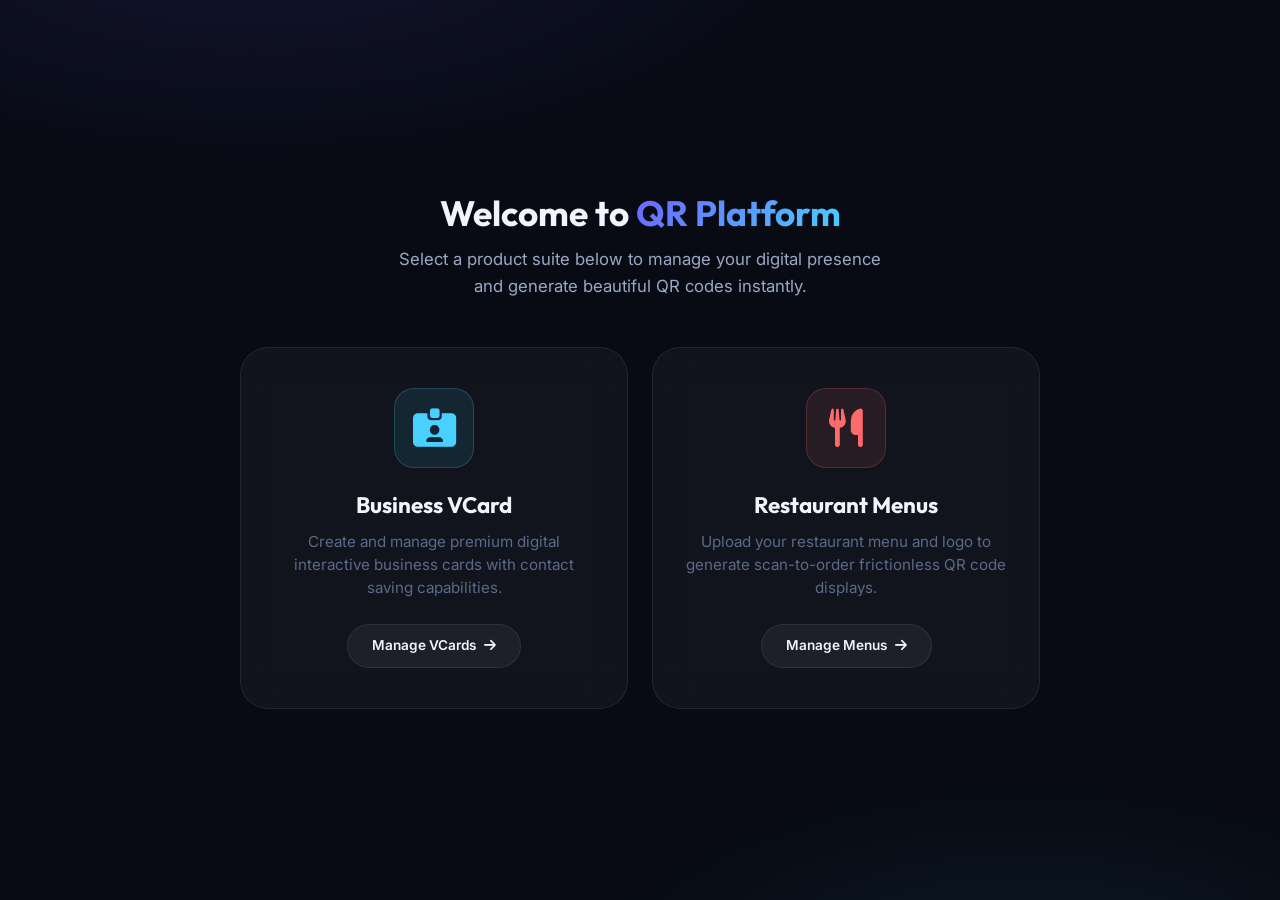
<file: index.html>
<!DOCTYPE html>
<html lang="en">

<head>
    <meta charset="UTF-8">
    <meta name="viewport" content="width=device-width, initial-scale=1.0">
    <title>VCard & Menu QR Portal</title>
    <link rel="stylesheet" href="style.css">
    <link rel="stylesheet" href="https://cdnjs.cloudflare.com/ajax/libs/font-awesome/6.5.0/css/all.min.css">
    <style>
        .portal-page {
            min-height: 100vh;
            display: flex;
            align-items: center;
            justify-content: center;
            padding: 24px;
            position: relative;
            z-index: 1;
        }

        .portal-container {
            width: 100%;
            max-width: 800px;
        }

        .portal-header {
            text-align: center;
            margin-bottom: 48px;
        }

        .portal-header h1 {
            font-size: 2.2rem;
            margin-bottom: 12px;
        }

        .portal-header p {
            font-size: 1.05rem;
            color: var(--text-secondary);
            max-width: 500px;
            margin: 0 auto;
        }

        .portal-grid {
            display: grid;
            grid-template-columns: repeat(2, 1fr);
            gap: 24px;
        }

        .portal-card {
            background: var(--bg-card);
            backdrop-filter: blur(20px);
            -webkit-backdrop-filter: blur(20px);
            border: 1px solid var(--glass-border);
            border-radius: var(--radius-xl);
            padding: 40px 32px;
            text-align: center;
            text-decoration: none;
            transition: var(--transition);
            display: flex;
            flex-direction: column;
            align-items: center;
            position: relative;
            overflow: hidden;
        }

        .portal-card::before {
            content: '';
            position: absolute;
            top: 0;
            left: 0;
            right: 0;
            height: 4px;
            background: var(--accent-grad);
            opacity: 0;
            transition: var(--transition);
        }

        .portal-card:hover {
            transform: translateY(-8px);
            background: var(--bg-card-hover);
            border-color: rgba(108, 99, 255, 0.3);
            box-shadow: var(--shadow-md);
        }

        .portal-card:hover::before {
            opacity: 1;
        }

        .portal-icon {
            width: 80px;
            height: 80px;
            border-radius: 20px;
            background: rgba(255, 255, 255, 0.05);
            display: flex;
            align-items: center;
            justify-content: center;
            font-size: 2.4rem;
            margin-bottom: 24px;
            transition: var(--transition);
            border: 1px solid var(--border);
        }

        .portal-card.vcard .portal-icon {
            color: #48d0ff;
            background: rgba(72, 208, 255, 0.1);
            border-color: rgba(72, 208, 255, 0.2);
        }

        .portal-card.restaurant .portal-icon {
            color: #ff6b6b;
            background: rgba(255, 107, 107, 0.1);
            border-color: rgba(255, 107, 107, 0.2);
        }

        .portal-card:hover .portal-icon {
            transform: scale(1.1);
        }

        .portal-card.vcard:hover .portal-icon {
            box-shadow: 0 10px 30px rgba(72, 208, 255, 0.25);
        }

        .portal-card.restaurant:hover .portal-icon {
            box-shadow: 0 10px 30px rgba(255, 107, 107, 0.25);
        }

        .portal-card h3 {
            font-size: 1.4rem;
            margin-bottom: 12px;
            color: var(--text-primary);
        }

        .portal-card p {
            font-size: 0.95rem;
            color: var(--text-muted);
            line-height: 1.5;
            flex: 1;
        }

        .portal-btn {
            margin-top: 24px;
            padding: 10px 24px;
            border-radius: var(--radius-full);
            background: rgba(255, 255, 255, 0.05);
            color: var(--text-primary);
            font-size: 0.85rem;
            font-weight: 600;
            border: 1px solid var(--border);
            transition: var(--transition);
            display: inline-flex;
            align-items: center;
            gap: 8px;
        }

        .portal-card:hover .portal-btn {
            background: var(--accent-grad);
            border-color: transparent;
            color: #fff;
        }

        @media (max-width: 768px) {
            .portal-grid {
                grid-template-columns: 1fr;
            }

            .portal-card {
                padding: 32px 24px;
            }
        }
    </style>
</head>

<body>
    <!-- Animated background is inherited from style.css body::before -->

    <div class="portal-page fade-in">
        <div class="portal-container">

            <div class="portal-header">
                <h1>Welcome to <span class="text-gradient">QR Platform</span></h1>
                <p>Select a product suite below to manage your digital presence and generate beautiful QR codes
                    instantly.</p>
            </div>

            <div class="portal-grid">

                <!-- Business VCard Option -->
                <a href="login.html" class="portal-card vcard">
                    <div class="portal-icon">
                        <i class="fa-solid fa-id-card-clip"></i>
                    </div>
                    <h3>Business VCard</h3>
                    <p>Create and manage premium digital interactive business cards with contact saving capabilities.
                    </p>
                    <div class="portal-btn">
                        Manage VCards <i class="fa-solid fa-arrow-right"></i>
                    </div>
                </a>

                <!-- Restaurant Menu Option -->
                <a href="restaurant-login.html" class="portal-card restaurant">
                    <div class="portal-icon">
                        <i class="fa-solid fa-utensils"></i>
                    </div>
                    <h3>Restaurant Menus</h3>
                    <p>Upload your restaurant menu and logo to generate scan-to-order frictionless QR code displays.</p>
                    <div class="portal-btn">
                        Manage Menus <i class="fa-solid fa-arrow-right"></i>
                    </div>
                </a>

            </div>

        </div>
    </div>

</body>

</html>
</file>
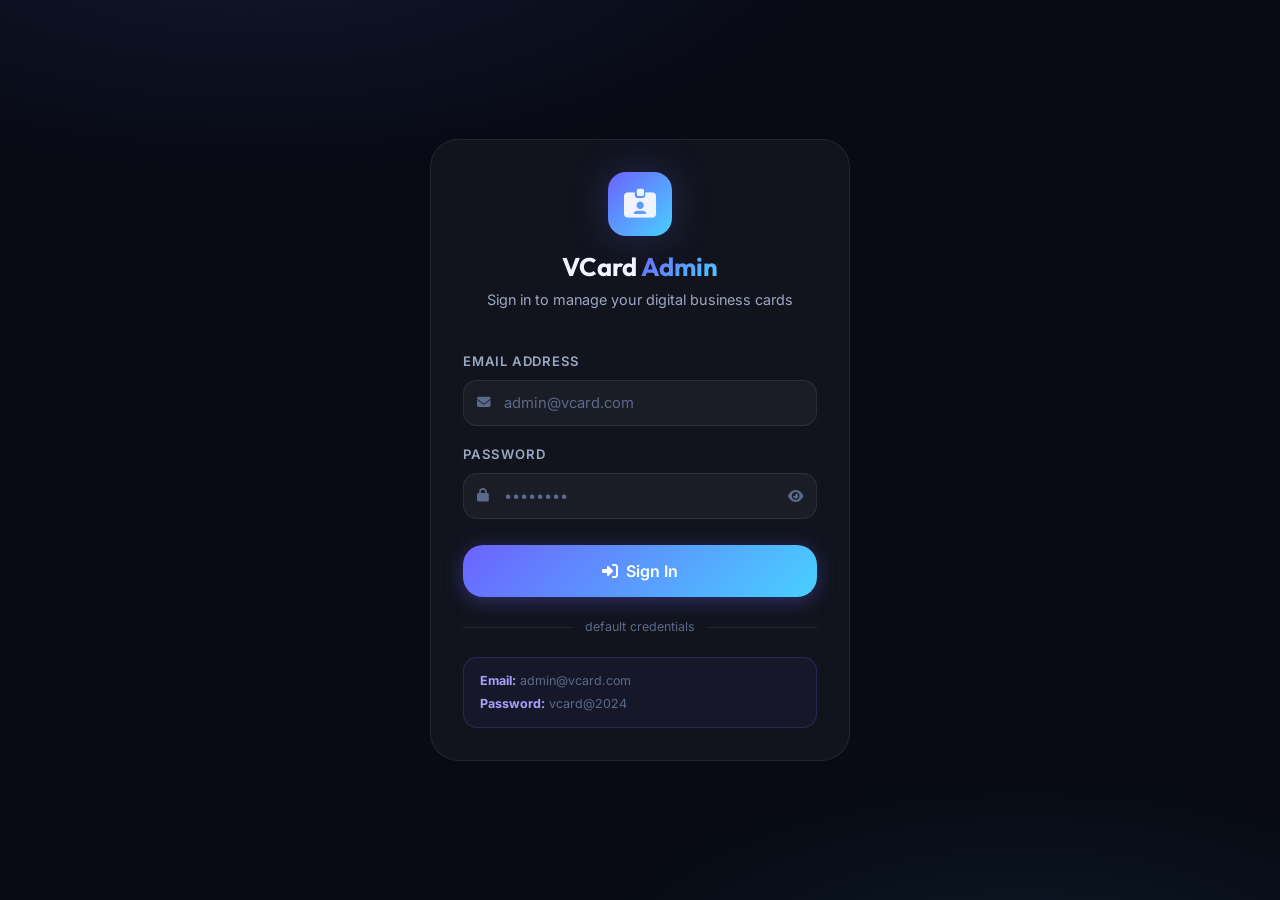
<file: login.html>
<!DOCTYPE html>
<html lang="en">
<head>
    <meta charset="UTF-8">
    <meta name="viewport" content="width=device-width, initial-scale=1.0">
    <title>Login | VCard Admin</title>
    <meta name="robots" content="noindex">
    <link rel="stylesheet" href="style.css">
    <link rel="stylesheet" href="https://cdnjs.cloudflare.com/ajax/libs/font-awesome/6.5.0/css/all.min.css">
    <style>
        .login-form-wrap { animation: fadeIn 0.5s ease; }

        .input-icon-wrap {
            position: relative;
        }
        .input-icon-wrap .input-icon {
            position: absolute;
            left: 14px;
            top: 50%;
            transform: translateY(-50%);
            color: var(--text-muted);
            font-size: 0.85rem;
            pointer-events: none;
        }
        .input-icon-wrap .form-control {
            padding-left: 40px;
        }
        .toggle-password {
            position: absolute;
            right: 14px;
            top: 50%;
            transform: translateY(-50%);
            background: none;
            border: none;
            color: var(--text-muted);
            cursor: pointer;
            font-size: 0.85rem;
            padding: 0;
            transition: color 0.2s;
        }
        .toggle-password:hover { color: var(--text-primary); }

        .login-divider {
            display: flex;
            align-items: center;
            gap: 12px;
            margin: 20px 0;
            color: var(--text-muted);
            font-size: 0.78rem;
        }
        .login-divider::before,
        .login-divider::after {
            content: '';
            flex: 1;
            height: 1px;
            background: var(--border);
        }

        .hint-box {
            background: rgba(108, 99, 255, 0.06);
            border: 1px solid rgba(108, 99, 255, 0.2);
            border-radius: var(--radius-md);
            padding: 12px 16px;
            font-size: 0.78rem;
            color: var(--text-muted);
            line-height: 1.8;
        }
        .hint-box strong { color: #a8a1ff; }
    </style>
</head>
<body data-page="login">

<div class="login-page">
    <div class="login-card glass-card login-form-wrap">

        <!-- Brand -->
        <div class="brand">
            <div class="logo-wrap">
                <i class="fa-solid fa-id-card-clip"></i>
            </div>
            <h1>VCard <span class="text-gradient">Admin</span></h1>
            <p>Sign in to manage your digital business cards</p>
        </div>

        <!-- Error Message -->
        <div class="error-msg" id="error-msg">
            <i class="fa-solid fa-circle-exclamation"></i>
            <span>Invalid email or password. Please try again.</span>
        </div>

        <!-- Login Form -->
        <form id="login-form" autocomplete="on" novalidate>
            <div class="form-group">
                <label for="login-email">Email Address</label>
                <div class="input-icon-wrap">
                    <i class="fa-solid fa-envelope input-icon"></i>
                    <input
                        type="email"
                        id="login-email"
                        class="form-control"
                        placeholder="admin@vcard.com"
                        autocomplete="email"
                        required
                    >
                </div>
            </div>

            <div class="form-group">
                <label for="login-password">Password</label>
                <div class="input-icon-wrap">
                    <i class="fa-solid fa-lock input-icon"></i>
                    <input
                        type="password"
                        id="login-password"
                        class="form-control"
                        placeholder="••••••••"
                        autocomplete="current-password"
                        required
                    >
                    <button type="button" class="toggle-password" id="toggle-pass" aria-label="Show password">
                        <i class="fa-solid fa-eye" id="toggle-pass-icon"></i>
                    </button>
                </div>
            </div>

            <button type="submit" class="btn btn-primary btn-full btn-lg" style="margin-top: 8px;">
                <i class="fa-solid fa-right-to-bracket"></i>
                Sign In
            </button>
        </form>

        <div class="login-divider">default credentials</div>

        <div class="hint-box">
            <strong>Email:</strong> admin@vcard.com<br>
            <strong>Password:</strong> vcard@2024
        </div>

    </div>
</div>

<div id="toast-container"></div>

<script src="app.js"></script>
<script>
    // Toggle password visibility
    document.getElementById('toggle-pass').addEventListener('click', () => {
        const input = document.getElementById('login-password');
        const icon  = document.getElementById('toggle-pass-icon');
        if (input.type === 'password') {
            input.type = 'text';
            icon.className = 'fa-solid fa-eye-slash';
        } else {
            input.type = 'password';
            icon.className = 'fa-solid fa-eye';
        }
    });
</script>
</body>
</html>
</file>
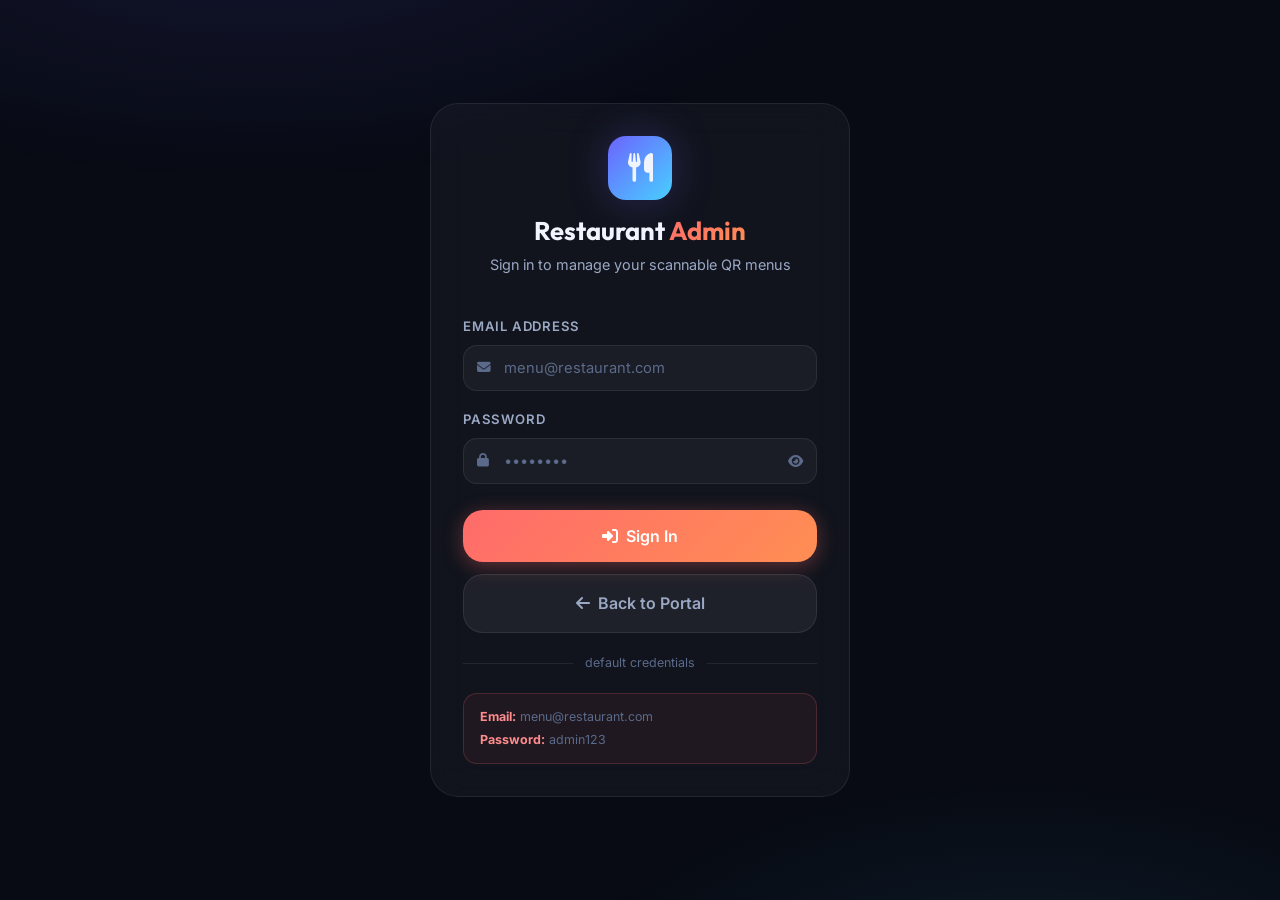
<file: restaurant-login.html>
<!DOCTYPE html>
<html lang="en">

<head>
    <meta charset="UTF-8">
    <meta name="viewport" content="width=device-width, initial-scale=1.0">
    <title>Restaurant Login | QR Menu Admin</title>
    <meta name="robots" content="noindex">
    <link rel="stylesheet" href="style.css">
    <link rel="stylesheet" href="https://cdnjs.cloudflare.com/ajax/libs/font-awesome/6.5.0/css/all.min.css">
    <style>
        .login-form-wrap {
            animation: fadeIn 0.5s ease;
        }

        .input-icon-wrap {
            position: relative;
        }

        .input-icon-wrap .input-icon {
            position: absolute;
            left: 14px;
            top: 50%;
            transform: translateY(-50%);
            color: var(--text-muted);
            font-size: 0.85rem;
            pointer-events: none;
        }

        .input-icon-wrap .form-control {
            padding-left: 40px;
        }

        .toggle-password {
            position: absolute;
            right: 14px;
            top: 50%;
            transform: translateY(-50%);
            background: none;
            border: none;
            color: var(--text-muted);
            cursor: pointer;
            font-size: 0.85rem;
            padding: 0;
            transition: color 0.2s;
        }

        .toggle-password:hover {
            color: var(--text-primary);
        }

        .login-divider {
            display: flex;
            align-items: center;
            gap: 12px;
            margin: 20px 0;
            color: var(--text-muted);
            font-size: 0.78rem;
        }

        .login-divider::before,
        .login-divider::after {
            content: '';
            flex: 1;
            height: 1px;
            background: var(--border);
        }

        .hint-box {
            background: rgba(255, 107, 107, 0.06);
            border: 1px solid rgba(255, 107, 107, 0.2);
            border-radius: var(--radius-md);
            padding: 12px 16px;
            font-size: 0.78rem;
            color: var(--text-muted);
            line-height: 1.8;
        }

        .hint-box strong {
            color: #ff8c8c;
        }

        .brand .logo-wrap {
            background: linear-gradient(135deg, #ff6b6b 0%, #ff8e53 100%);
            box-shadow: 0 0 40px rgba(255, 107, 107, 0.25);
        }

        .text-gradient-rest {
            background: linear-gradient(135deg, #ff6b6b 0%, #ff8e53 100%);
            -webkit-background-clip: text;
            -webkit-text-fill-color: transparent;
            background-clip: text;
        }

        .btn-rest {
            background: linear-gradient(135deg, #ff6b6b 0%, #ff8e53 100%);
            box-shadow: 0 4px 20px rgba(255, 107, 107, 0.35);
        }

        .btn-rest:hover {
            box-shadow: 0 6px 28px rgba(255, 107, 107, 0.5);
        }
    </style>
</head>

<body data-page="restaurant-login">

    <div class="login-page">
        <div class="login-card glass-card login-form-wrap">

            <!-- Brand -->
            <div class="brand">
                <div class="logo-wrap">
                    <i class="fa-solid fa-utensils"></i>
                </div>
                <h1>Restaurant <span class="text-gradient-rest">Admin</span></h1>
                <p>Sign in to manage your scannable QR menus</p>
            </div>

            <!-- Error Message -->
            <div class="error-msg" id="error-msg">
                <i class="fa-solid fa-circle-exclamation"></i>
                <span>Invalid email or password. Please try again.</span>
            </div>

            <!-- Login Form -->
            <form id="login-form" autocomplete="on" novalidate>
                <div class="form-group">
                    <label for="login-email">Email Address</label>
                    <div class="input-icon-wrap">
                        <i class="fa-solid fa-envelope input-icon"></i>
                        <input type="email" id="login-email" class="form-control" placeholder="menu@restaurant.com"
                            autocomplete="email" required>
                    </div>
                </div>

                <div class="form-group">
                    <label for="login-password">Password</label>
                    <div class="input-icon-wrap">
                        <i class="fa-solid fa-lock input-icon"></i>
                        <input type="password" id="login-password" class="form-control" placeholder="••••••••"
                            autocomplete="current-password" required>
                        <button type="button" class="toggle-password" id="toggle-pass" aria-label="Show password">
                            <i class="fa-solid fa-eye" id="toggle-pass-icon"></i>
                        </button>
                    </div>
                </div>

                <button type="submit" class="btn btn-rest btn-primary btn-full btn-lg" style="margin-top: 8px;">
                    <i class="fa-solid fa-right-to-bracket"></i>
                    Sign In
                </button>
                <a href="index.html" class="btn btn-secondary btn-full btn-lg"
                    style="margin-top: 12px; text-decoration:none;">
                    <i class="fa-solid fa-arrow-left"></i>
                    Back to Portal
                </a>
            </form>

            <div class="login-divider">default credentials</div>

            <div class="hint-box">
                <strong>Email:</strong> menu@restaurant.com<br>
                <strong>Password:</strong> admin123
            </div>

        </div>
    </div>

    <div id="toast-container"></div>

    <script src="restaurant-app.js"></script>
    <script>
        // Toggle password visibility
        document.getElementById('toggle-pass').addEventListener('click', () => {
            const input = document.getElementById('login-password');
            const icon = document.getElementById('toggle-pass-icon');
            if (input.type === 'password') {
                input.type = 'text';
                icon.className = 'fa-solid fa-eye-slash';
            } else {
                input.type = 'password';
                icon.className = 'fa-solid fa-eye';
            }
        });
    </script>
</body>

</html>
</file>
<file: style.css>
/* =====================================================
   Business VCard QR Platform – Design System
   Dark Glassmorphism Theme
   ===================================================== */

@import url('https://fonts.googleapis.com/css2?family=Inter:wght@300;400;500;600;700&family=Outfit:wght@400;600;700;800&display=swap');

/* --- CSS Variables --- */
:root {
  --bg-primary: #080b14;
  --bg-secondary: #0d1220;
  --bg-card: rgba(255, 255, 255, 0.04);
  --bg-card-hover: rgba(255, 255, 255, 0.07);
  --glass: rgba(13, 18, 32, 0.7);
  --glass-border: rgba(255, 255, 255, 0.08);

  --accent: #6c63ff;
  --accent-2: #48d0ff;
  --accent-grad: linear-gradient(135deg, #6c63ff 0%, #48d0ff 100%);
  --accent-glow: 0 0 40px rgba(108, 99, 255, 0.25);

  --text-primary: #f0f4ff;
  --text-secondary: #9ba8c4;
  --text-muted: #5b6a8a;

  --border: rgba(255, 255, 255, 0.08);
  --border-focus: rgba(108, 99, 255, 0.6);

  --success: #22d3a5;
  --danger: #ff4f6b;
  --warning: #f59e0b;

  --radius-sm: 8px;
  --radius-md: 14px;
  --radius-lg: 20px;
  --radius-xl: 28px;
  --radius-full: 9999px;

  --shadow-sm: 0 2px 8px rgba(0, 0, 0, 0.3);
  --shadow-md: 0 8px 32px rgba(0, 0, 0, 0.4);
  --shadow-lg: 0 16px 64px rgba(0, 0, 0, 0.5);
  --transition: all 0.25s cubic-bezier(0.4, 0, 0.2, 1);
}

/* --- Reset & Base --- */
*,
*::before,
*::after {
  box-sizing: border-box;
  margin: 0;
  padding: 0;
}

html {
  scroll-behavior: smooth;
}

body {
  font-family: 'Inter', sans-serif;
  background: var(--bg-primary);
  color: var(--text-primary);
  line-height: 1.6;
  min-height: 100vh;
  -webkit-font-smoothing: antialiased;
}

/* Animated background mesh */
body::before {
  content: '';
  position: fixed;
  inset: 0;
  background:
    radial-gradient(ellipse 80% 50% at 20% -10%, rgba(108, 99, 255, 0.12) 0%, transparent 60%),
    radial-gradient(ellipse 60% 40% at 80% 110%, rgba(72, 208, 255, 0.08) 0%, transparent 60%);
  pointer-events: none;
  z-index: 0;
}

/* =====================================================
   TYPOGRAPHY
   ===================================================== */
h1,
h2,
h3,
h4 {
  font-family: 'Outfit', sans-serif;
  font-weight: 700;
  color: var(--text-primary);
  line-height: 1.2;
}

h1 {
  font-size: 2rem;
}

h2 {
  font-size: 1.5rem;
}

h3 {
  font-size: 1.15rem;
}

p {
  color: var(--text-secondary);
}

/* =====================================================
   UTILITIES
   ===================================================== */
.container {
  max-width: 1100px;
  margin: 0 auto;
  padding: 0 20px;
  position: relative;
  z-index: 1;
}

.text-gradient {
  background: var(--accent-grad);
  -webkit-background-clip: text;
  -webkit-text-fill-color: transparent;
  background-clip: text;
}

.badge {
  display: inline-flex;
  align-items: center;
  gap: 6px;
  padding: 4px 12px;
  border-radius: var(--radius-full);
  font-size: 0.75rem;
  font-weight: 600;
  letter-spacing: 0.05em;
}

.badge-accent {
  background: rgba(108, 99, 255, 0.15);
  color: #a8a1ff;
  border: 1px solid rgba(108, 99, 255, 0.3);
}

/* =====================================================
   BUTTONS
   ===================================================== */
.btn {
  display: inline-flex;
  align-items: center;
  justify-content: center;
  gap: 8px;
  padding: 13px 24px;
  border: none;
  border-radius: var(--radius-md);
  font-family: 'Inter', sans-serif;
  font-size: 0.9rem;
  font-weight: 600;
  cursor: pointer;
  transition: var(--transition);
  text-decoration: none;
  white-space: nowrap;
  position: relative;
  overflow: hidden;
}

.btn::after {
  content: '';
  position: absolute;
  inset: 0;
  background: rgba(255, 255, 255, 0);
  transition: background 0.2s;
}

.btn:hover::after {
  background: rgba(255, 255, 255, 0.07);
}

.btn:active {
  transform: scale(0.97);
}

.btn-primary {
  background: var(--accent-grad);
  color: #fff;
  box-shadow: 0 4px 20px rgba(108, 99, 255, 0.35);
}

.btn-primary:hover {
  box-shadow: 0 6px 28px rgba(108, 99, 255, 0.5);
}

.btn-secondary {
  background: rgba(255, 255, 255, 0.06);
  color: var(--text-secondary);
  border: 1px solid var(--border);
}

.btn-secondary:hover {
  background: rgba(255, 255, 255, 0.1);
  color: var(--text-primary);
}

.btn-danger {
  background: rgba(255, 79, 107, 0.12);
  color: var(--danger);
  border: 1px solid rgba(255, 79, 107, 0.25);
}

.btn-danger:hover {
  background: rgba(255, 79, 107, 0.2);
}

.btn-icon {
  padding: 10px;
  border-radius: var(--radius-sm);
  width: 40px;
  height: 40px;
  flex-shrink: 0;
}

.btn-full {
  width: 100%;
}

.btn-lg {
  padding: 16px 32px;
  font-size: 1rem;
  border-radius: var(--radius-lg);
}

/* =====================================================
   FORMS
   ===================================================== */
.form-group {
  display: flex;
  flex-direction: column;
  gap: 8px;
  margin-bottom: 18px;
}

.form-group label {
  font-size: 0.82rem;
  font-weight: 600;
  color: var(--text-secondary);
  text-transform: uppercase;
  letter-spacing: 0.06em;
}

.form-control {
  width: 100%;
  padding: 13px 16px;
  background: rgba(255, 255, 255, 0.04);
  border: 1px solid var(--border);
  border-radius: var(--radius-md);
  color: var(--text-primary);
  font-family: 'Inter', sans-serif;
  font-size: 0.92rem;
  transition: var(--transition);
  outline: none;
}

.form-control::placeholder {
  color: var(--text-muted);
}

.form-control:focus {
  border-color: var(--border-focus);
  background: rgba(108, 99, 255, 0.05);
  box-shadow: 0 0 0 3px rgba(108, 99, 255, 0.12);
}

.form-control:read-only {
  opacity: 0.7;
  cursor: default;
}

/* File upload */
.file-upload-label {
  display: flex;
  align-items: center;
  justify-content: center;
  gap: 10px;
  padding: 18px;
  background: rgba(255, 255, 255, 0.03);
  border: 2px dashed var(--border);
  border-radius: var(--radius-md);
  cursor: pointer;
  transition: var(--transition);
  color: var(--text-muted);
  font-size: 0.9rem;
}

.file-upload-label:hover {
  border-color: var(--accent);
  background: rgba(108, 99, 255, 0.06);
  color: var(--text-primary);
}

.file-upload-label input[type="file"] {
  display: none;
}

.img-preview {
  width: 72px;
  height: 72px;
  border-radius: 50%;
  object-fit: cover;
  border: 3px solid var(--accent);
  display: none;
  box-shadow: 0 0 20px rgba(108, 99, 255, 0.3);
}

/* Form row */
.form-row {
  display: grid;
  grid-template-columns: 1fr 1fr;
  gap: 16px;
}

@media (max-width: 540px) {
  .form-row {
    grid-template-columns: 1fr;
  }
}

/* =====================================================
   GLASS CARD
   ===================================================== */
.glass-card {
  background: var(--bg-card);
  backdrop-filter: blur(20px);
  -webkit-backdrop-filter: blur(20px);
  border: 1px solid var(--glass-border);
  border-radius: var(--radius-xl);
  padding: 32px;
  position: relative;
  z-index: 1;
}

/* =====================================================
   MODALS
   ===================================================== */
.modal-overlay {
  position: fixed;
  inset: 0;
  background: rgba(0, 0, 0, 0.7);
  backdrop-filter: blur(6px);
  -webkit-backdrop-filter: blur(6px);
  z-index: 1000;
  display: flex;
  align-items: center;
  justify-content: center;
  padding: 20px;
  opacity: 0;
  pointer-events: none;
  transition: opacity 0.3s ease;
}

.modal-overlay.active {
  opacity: 1;
  pointer-events: all;
}

.modal-box {
  background: #10172a;
  border: 1px solid var(--glass-border);
  border-radius: var(--radius-xl);
  padding: 32px;
  width: 100%;
  max-width: 520px;
  max-height: 90vh;
  overflow-y: auto;
  transform: scale(0.94) translateY(10px);
  transition: transform 0.3s cubic-bezier(0.34, 1.56, 0.64, 1);
  scrollbar-width: thin;
  scrollbar-color: var(--border) transparent;
}

.modal-overlay.active .modal-box {
  transform: scale(1) translateY(0);
}

.modal-header {
  display: flex;
  align-items: center;
  justify-content: space-between;
  margin-bottom: 24px;
}

.modal-header h2 {
  font-size: 1.3rem;
}

.modal-close-btn {
  width: 36px;
  height: 36px;
  border-radius: 50%;
  background: rgba(255, 255, 255, 0.06);
  border: 1px solid var(--border);
  color: var(--text-secondary);
  cursor: pointer;
  display: flex;
  align-items: center;
  justify-content: center;
  transition: var(--transition);
}

.modal-close-btn:hover {
  background: rgba(255, 79, 107, 0.15);
  color: var(--danger);
}

.modal-footer {
  display: flex;
  gap: 12px;
  margin-top: 28px;
}

/* =====================================================
   HEADER / NAV
   ===================================================== */
.app-header {
  position: sticky;
  top: 0;
  z-index: 100;
  background: rgba(8, 11, 20, 0.85);
  backdrop-filter: blur(20px);
  -webkit-backdrop-filter: blur(20px);
  border-bottom: 1px solid var(--border);
  padding: 0 24px;
  height: 64px;
  display: flex;
  align-items: center;
  justify-content: space-between;
}

.app-logo {
  display: flex;
  align-items: center;
  gap: 10px;
  font-family: 'Outfit', sans-serif;
  font-weight: 700;
  font-size: 1.1rem;
}

.app-logo .logo-icon {
  width: 36px;
  height: 36px;
  border-radius: 10px;
  background: var(--accent-grad);
  display: flex;
  align-items: center;
  justify-content: center;
  font-size: 1rem;
}

/* =====================================================
   TOAST / ALERT
   ===================================================== */
#toast-container {
  position: fixed;
  bottom: 24px;
  right: 24px;
  z-index: 9999;
  display: flex;
  flex-direction: column;
  gap: 10px;
}

.toast {
  display: flex;
  align-items: center;
  gap: 12px;
  padding: 14px 20px;
  background: #1a2340;
  border: 1px solid var(--border);
  border-radius: var(--radius-md);
  box-shadow: var(--shadow-lg);
  min-width: 280px;
  animation: slideInRight 0.3s ease, fadeOut 0.4s 2.8s forwards;
  font-size: 0.9rem;
}

.toast.success {
  border-left: 3px solid var(--success);
}

.toast.error {
  border-left: 3px solid var(--danger);
}

.toast.info {
  border-left: 3px solid var(--accent);
}

@keyframes slideInRight {
  from {
    transform: translateX(110%);
    opacity: 0;
  }

  to {
    transform: translateX(0);
    opacity: 1;
  }
}

@keyframes fadeOut {
  from {
    opacity: 1;
    transform: translateX(0);
  }

  to {
    opacity: 0;
    transform: translateX(30px);
  }
}

/* =====================================================
   ANIMATIONS
   ===================================================== */
@keyframes fadeIn {
  from {
    opacity: 0;
    transform: translateY(12px);
  }

  to {
    opacity: 1;
    transform: translateY(0);
  }
}

@keyframes shake {

  0%,
  100% {
    transform: translateX(0);
  }

  20% {
    transform: translateX(-8px);
  }

  40% {
    transform: translateX(8px);
  }

  60% {
    transform: translateX(-5px);
  }

  80% {
    transform: translateX(5px);
  }
}

.fade-in {
  animation: fadeIn 0.4s ease forwards;
}

.shake {
  animation: shake 0.4s ease;
}

/* =====================================================
   SCROLLBAR
   ===================================================== */
::-webkit-scrollbar {
  width: 6px;
}

::-webkit-scrollbar-track {
  background: transparent;
}

::-webkit-scrollbar-thumb {
  background: var(--border);
  border-radius: 3px;
}

::-webkit-scrollbar-thumb:hover {
  background: var(--text-muted);
}

/* =====================================================
   LOGIN PAGE
   ===================================================== */
.login-page {
  min-height: 100vh;
  display: flex;
  align-items: center;
  justify-content: center;
  padding: 24px;
  position: relative;
  z-index: 1;
}

.login-card {
  width: 100%;
  max-width: 420px;
}

.login-card .brand {
  text-align: center;
  margin-bottom: 40px;
}

.login-card .brand .logo-wrap {
  width: 64px;
  height: 64px;
  border-radius: 18px;
  background: var(--accent-grad);
  display: flex;
  align-items: center;
  justify-content: center;
  font-size: 1.8rem;
  margin: 0 auto 16px;
  box-shadow: var(--accent-glow);
}

.login-card .brand h1 {
  font-size: 1.6rem;
  margin-bottom: 6px;
}

.login-card .brand p {
  font-size: 0.9rem;
}

.error-msg {
  display: none;
  background: rgba(255, 79, 107, 0.1);
  border: 1px solid rgba(255, 79, 107, 0.3);
  border-radius: var(--radius-sm);
  padding: 12px 16px;
  color: #ff7d92;
  font-size: 0.88rem;
  margin-bottom: 20px;
  gap: 8px;
  align-items: center;
}

.error-msg.show {
  display: flex;
}

/* =====================================================
   ADMIN PAGE
   ===================================================== */
.admin-layout {
  display: flex;
  flex-direction: column;
  min-height: 100vh;
  position: relative;
  z-index: 1;
}

.admin-body {
  flex: 1;
  padding: 32px 24px;
  max-width: 1100px;
  margin: 0 auto;
  width: 100%;
}

/* Stats bar */
.stats-bar {
  display: flex;
  gap: 16px;
  margin-bottom: 32px;
  flex-wrap: wrap;
}

.stat-card {
  flex: 1;
  min-width: 160px;
  background: var(--bg-card);
  border: 1px solid var(--border);
  border-radius: var(--radius-lg);
  padding: 20px 24px;
  display: flex;
  flex-direction: column;
  gap: 6px;
}

.stat-card .stat-label {
  font-size: 0.78rem;
  color: var(--text-muted);
  text-transform: uppercase;
  letter-spacing: 0.06em;
}

.stat-card .stat-value {
  font-family: 'Outfit', sans-serif;
  font-size: 2rem;
  font-weight: 700;
  color: var(--text-primary);
}

/* Customer list */
.section-header {
  display: flex;
  align-items: center;
  justify-content: space-between;
  margin-bottom: 20px;
}

.section-header h2 {
  font-size: 1.1rem;
}

.customer-grid {
  display: grid;
  grid-template-columns: repeat(auto-fill, minmax(280px, 1fr));
  gap: 16px;
}

.customer-card {
  background: var(--bg-card);
  border: 1px solid var(--border);
  border-radius: var(--radius-lg);
  padding: 16px;
  display: flex;
  align-items: center;
  gap: 14px;
  transition: var(--transition);
  animation: fadeIn 0.3s ease forwards;
  min-width: 0;
  /* Critical for flex truncation */
}

.customer-card:hover {
  background: var(--bg-card-hover);
  border-color: rgba(108, 99, 255, 0.25);
  transform: translateY(-2px);
  box-shadow: var(--shadow-md);
}

.customer-avatar {
  width: 52px;
  height: 52px;
  border-radius: 50%;
  object-fit: cover;
  border: 2px solid var(--accent);
  flex-shrink: 0;
}

.customer-info {
  flex: 1;
  min-width: 0;
  display: flex;
  flex-direction: column;
  justify-content: center;
  overflow: hidden;
}

.customer-info h4 {
  font-size: 0.9rem;
  white-space: nowrap;
  overflow: hidden;
  text-overflow: ellipsis;
  margin-bottom: 2px;
  width: 100%;
}

.customer-info p {
  font-size: 0.75rem;
  color: var(--text-muted);
  white-space: nowrap;
  overflow: hidden;
  text-overflow: ellipsis;
  width: 100%;
}

.customer-actions {
  display: flex;
  gap: 4px;
  flex-shrink: 0;
}

/* Empty state */
.empty-state {
  text-align: center;
  padding: 80px 20px;
  color: var(--text-muted);
}

.empty-state .empty-icon {
  font-size: 3.5rem;
  margin-bottom: 20px;
  opacity: 0.25;
}

.empty-state h3 {
  color: var(--text-secondary);
  margin-bottom: 8px;
}

.empty-state p {
  font-size: 0.9rem;
}

/* =====================================================
   SHARE/QR MODAL CONTENT
   ===================================================== */
.qr-display {
  display: flex;
  flex-direction: column;
  align-items: center;
  gap: 20px;
}

#qrcode-container {
  padding: 20px;
  background: #fff;
  border-radius: var(--radius-lg);
  display: inline-block;
  box-shadow: 0 0 40px rgba(108, 99, 255, 0.2);
}

#qrcode-container canvas,
#qrcode-container img {
  display: block;
}

.link-row {
  display: flex;
  align-items: center;
  gap: 8px;
  width: 100%;
}

.link-row .form-control {
  font-size: 0.8rem;
}

/* =====================================================
   CARD / LANDING PAGE
   ===================================================== */
.card-page {
  min-height: 100vh;
  display: flex;
  align-items: center;
  justify-content: center;
  padding: 24px;
  position: relative;
  z-index: 1;
}

.vcard-container {
  width: 100%;
  max-width: 400px;
}

/* Profile hero */
.profile-hero {
  text-align: center;
  padding: 40px 32px 28px;
  border-radius: var(--radius-xl) var(--radius-xl) 0 0;
  background: var(--bg-card);
  border: 1px solid var(--border);
  border-bottom: none;
  position: relative;
  overflow: hidden;
}

.profile-hero::before {
  content: '';
  position: absolute;
  top: -60px;
  left: 50%;
  transform: translateX(-50%);
  width: 280px;
  height: 180px;
  background: var(--accent-grad);
  filter: blur(60px);
  opacity: 0.15;
}

.profile-photo-wrap {
  position: relative;
  display: inline-block;
  margin-bottom: 16px;
}

.profile-photo {
  width: 96px;
  height: 96px;
  border-radius: 50%;
  object-fit: cover;
  border: 3px solid transparent;
  background-clip: padding-box;
  box-shadow: 0 0 0 3px var(--accent), var(--shadow-md);
}

.profile-name {
  font-family: 'Outfit', sans-serif;
  font-size: 1.6rem;
  font-weight: 700;
  margin-bottom: 4px;
}

.profile-company {
  font-size: 0.9rem;
  color: var(--text-muted);
  margin-bottom: 20px;
}

/* Quick actions */
.quick-actions {
  display: flex;
  justify-content: center;
  gap: 14px;
  margin-bottom: 8px;
}

.quick-btn {
  display: flex;
  flex-direction: column;
  align-items: center;
  gap: 6px;
  padding: 12px 16px;
  background: rgba(255, 255, 255, 0.05);
  border: 1px solid var(--border);
  border-radius: var(--radius-md);
  text-decoration: none;
  color: var(--text-secondary);
  font-size: 0.7rem;
  font-weight: 600;
  text-transform: uppercase;
  letter-spacing: 0.05em;
  transition: var(--transition);
  cursor: pointer;
  min-width: 64px;
}

.quick-btn i {
  font-size: 1.1rem;
}

.quick-btn:hover {
  background: rgba(108, 99, 255, 0.12);
  border-color: var(--accent);
  color: var(--text-primary);
}

.quick-btn.call:hover {
  border-color: var(--success);
}

.quick-btn.email:hover {
  border-color: var(--accent-2);
}

.quick-btn.wa:hover {
  border-color: #25d366;
}

.quick-btn.li:hover {
  border-color: #0a66c2;
}

/* Details section */
.details-section {
  background: #0b1122;
  border: 1px solid var(--border);
  border-top: none;
  border-radius: 0 0 var(--radius-xl) var(--radius-xl);
  overflow: hidden;
}

.detail-item {
  display: flex;
  align-items: center;
  gap: 16px;
  padding: 16px 24px;
  text-decoration: none;
  border-top: 1px solid rgba(255, 255, 255, 0.04);
  transition: var(--transition);
  cursor: pointer;
}

.detail-item:first-child {
  border-top: none;
}

.detail-item:hover {
  background: rgba(108, 99, 255, 0.06);
}

.detail-icon {
  width: 36px;
  height: 36px;
  border-radius: var(--radius-sm);
  display: flex;
  align-items: center;
  justify-content: center;
  font-size: 0.9rem;
  flex-shrink: 0;
}

.detail-icon.phone {
  background: rgba(34, 211, 165, 0.12);
  color: var(--success);
}

.detail-icon.email {
  background: rgba(72, 208, 255, 0.12);
  color: var(--accent-2);
}

.detail-icon.web {
  background: rgba(108, 99, 255, 0.12);
  color: var(--accent);
}

.detail-icon.linkedin {
  background: rgba(10, 102, 194, 0.15);
  color: #7ab8f5;
}

.detail-icon.wa {
  background: rgba(37, 211, 102, 0.12);
  color: #5fe88a;
}

.detail-icon.link {
  background: rgba(245, 158, 11, 0.12);
  color: var(--warning);
}

.detail-content {
  flex: 1;
  min-width: 0;
}

.detail-label {
  font-size: 0.72rem;
  color: var(--text-muted);
  text-transform: uppercase;
  letter-spacing: 0.06em;
  margin-bottom: 2px;
}

.detail-value {
  font-size: 0.9rem;
  color: var(--text-primary);
  white-space: nowrap;
  overflow: hidden;
  text-overflow: ellipsis;
}

.detail-arrow {
  color: var(--text-muted);
  font-size: 0.8rem;
}

/* Save contact CTA */
.cta-section {
  margin-top: 20px;
  display: flex;
  flex-direction: column;
  gap: 10px;
}

.save-btn {
  background: var(--accent-grad);
  color: #fff;
  border: none;
  border-radius: var(--radius-lg);
  padding: 18px;
  font-family: 'Outfit', sans-serif;
  font-size: 1.05rem;
  font-weight: 700;
  cursor: pointer;
  width: 100%;
  display: flex;
  align-items: center;
  justify-content: center;
  gap: 10px;
  transition: var(--transition);
  box-shadow: 0 6px 28px rgba(108, 99, 255, 0.4);
}

.save-btn:hover {
  transform: translateY(-2px);
  box-shadow: 0 10px 36px rgba(108, 99, 255, 0.55);
}

.save-btn:active {
  transform: translateY(0);
}

.powered-by {
  text-align: center;
  font-size: 0.72rem;
  color: var(--text-muted);
  padding-top: 8px;
}

/* Loading & Error states */
.loading-state {
  display: flex;
  flex-direction: column;
  align-items: center;
  justify-content: center;
  min-height: 60vh;
  gap: 16px;
}

.spinner {
  width: 44px;
  height: 44px;
  border: 3px solid var(--border);
  border-top-color: var(--accent);
  border-radius: 50%;
  animation: spin 0.8s linear infinite;
}

@keyframes spin {
  to {
    transform: rotate(360deg);
  }
}

/* =====================================================
   RESPONSIVE
   ===================================================== */
@media (max-width: 768px) {
  .app-header {
    padding: 0 16px;
    height: auto;
    padding: 12px 16px;
    flex-direction: column;
    gap: 12px;
    align-items: flex-start;
  }

  .app-header>div {
    width: 100%;
    justify-content: space-between;
  }

  .admin-body {
    padding: 24px 16px;
  }

  .stats-bar {
    gap: 10px;
  }

  .stat-card {
    min-width: calc(50% - 5px);
    padding: 16px;
  }

  .stat-card .stat-value {
    font-size: 1.5rem;
  }

  .section-header {
    flex-direction: column;
    align-items: flex-start;
    gap: 12px;
  }

  .search-wrap {
    max-width: 100%;
    width: 100%;
  }

  .customer-grid {
    grid-template-columns: 1fr;
  }

  .glass-card {
    padding: 24px 16px;
  }

  .modal-box {
    padding: 24px 16px;
    width: 95%;
  }

  .profile-hero {
    padding: 32px 16px 16px;
  }

  .form-row {
    grid-template-columns: 1fr;
    gap: 0;
  }

  .modal-footer {
    flex-direction: column-reverse;
  }
}

@media (max-width: 480px) {
  .stat-card {
    min-width: 100%;
  }

  .customer-card {
    gap: 10px;
    padding: 12px;
  }

  .customer-avatar {
    width: 44px;
    height: 44px;
  }

  .btn {
    padding: 10px 16px;
    font-size: 0.8rem;
  }
}
</file>
